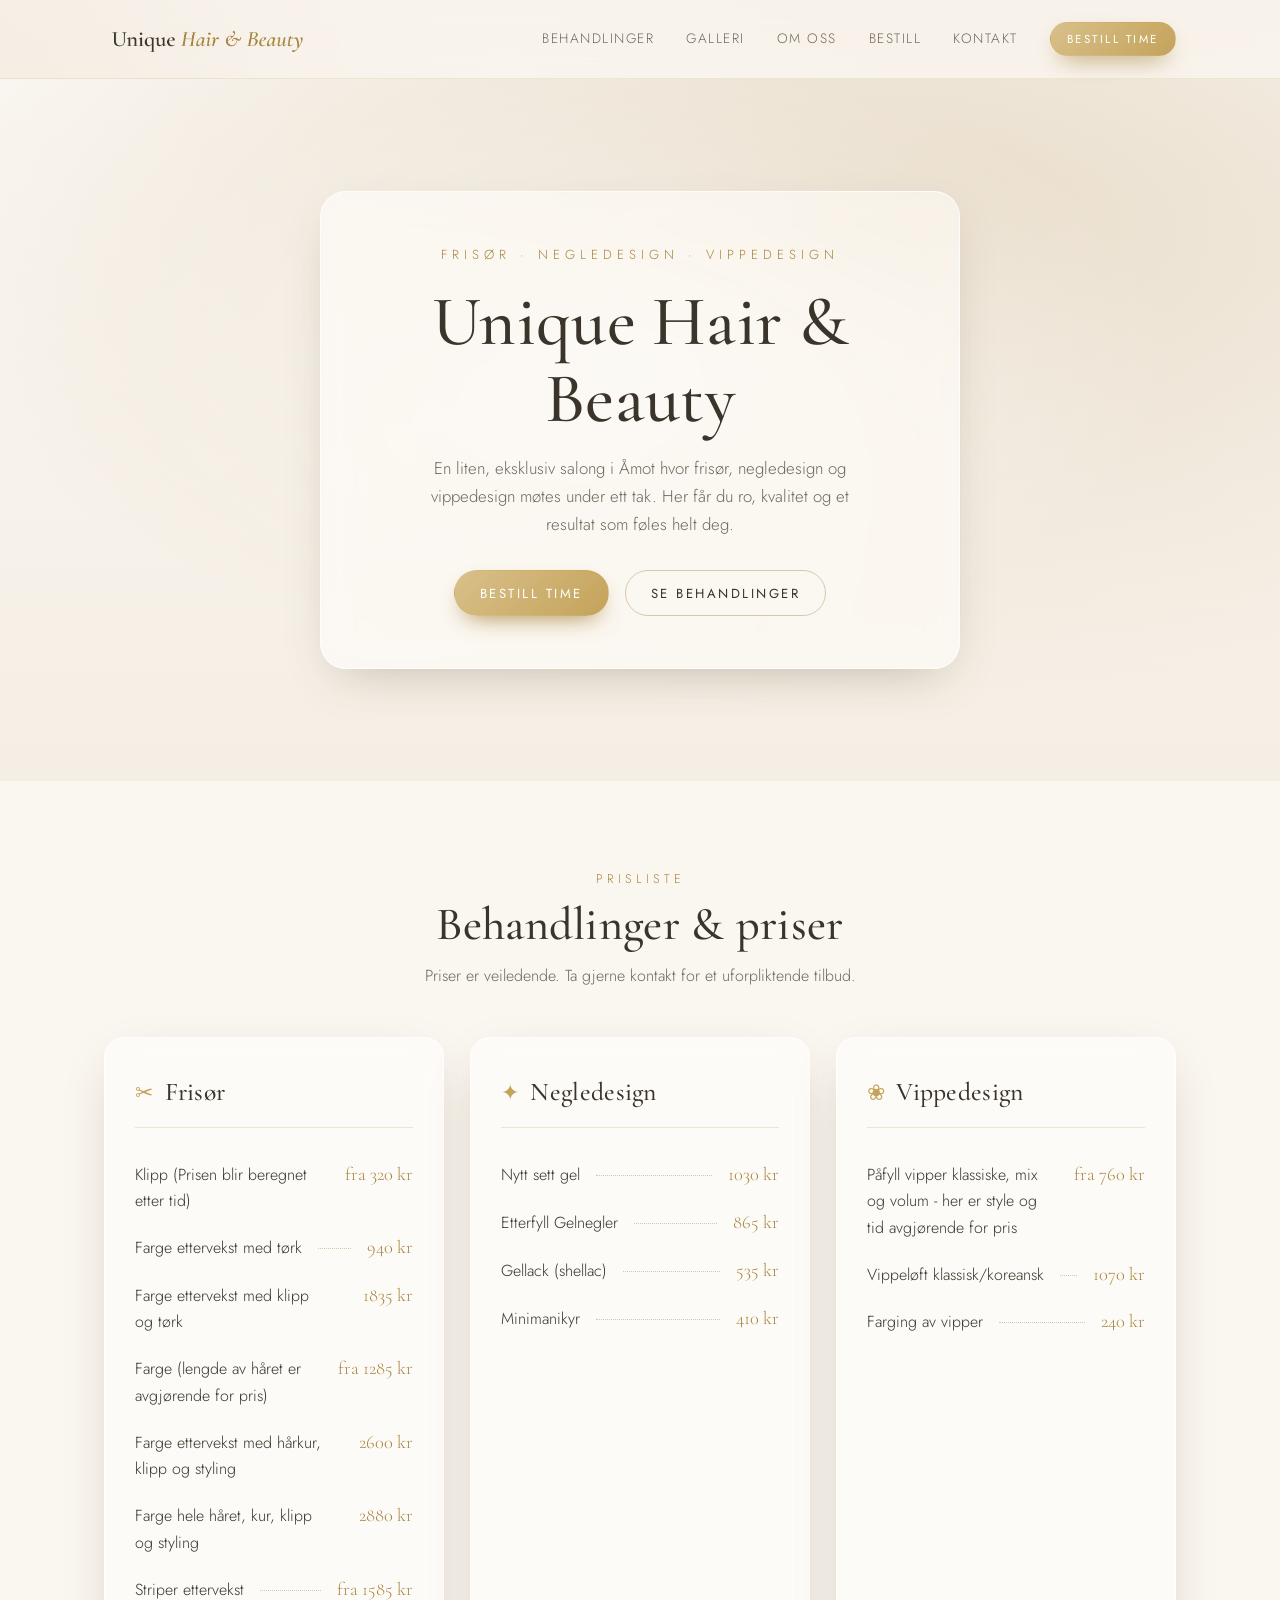
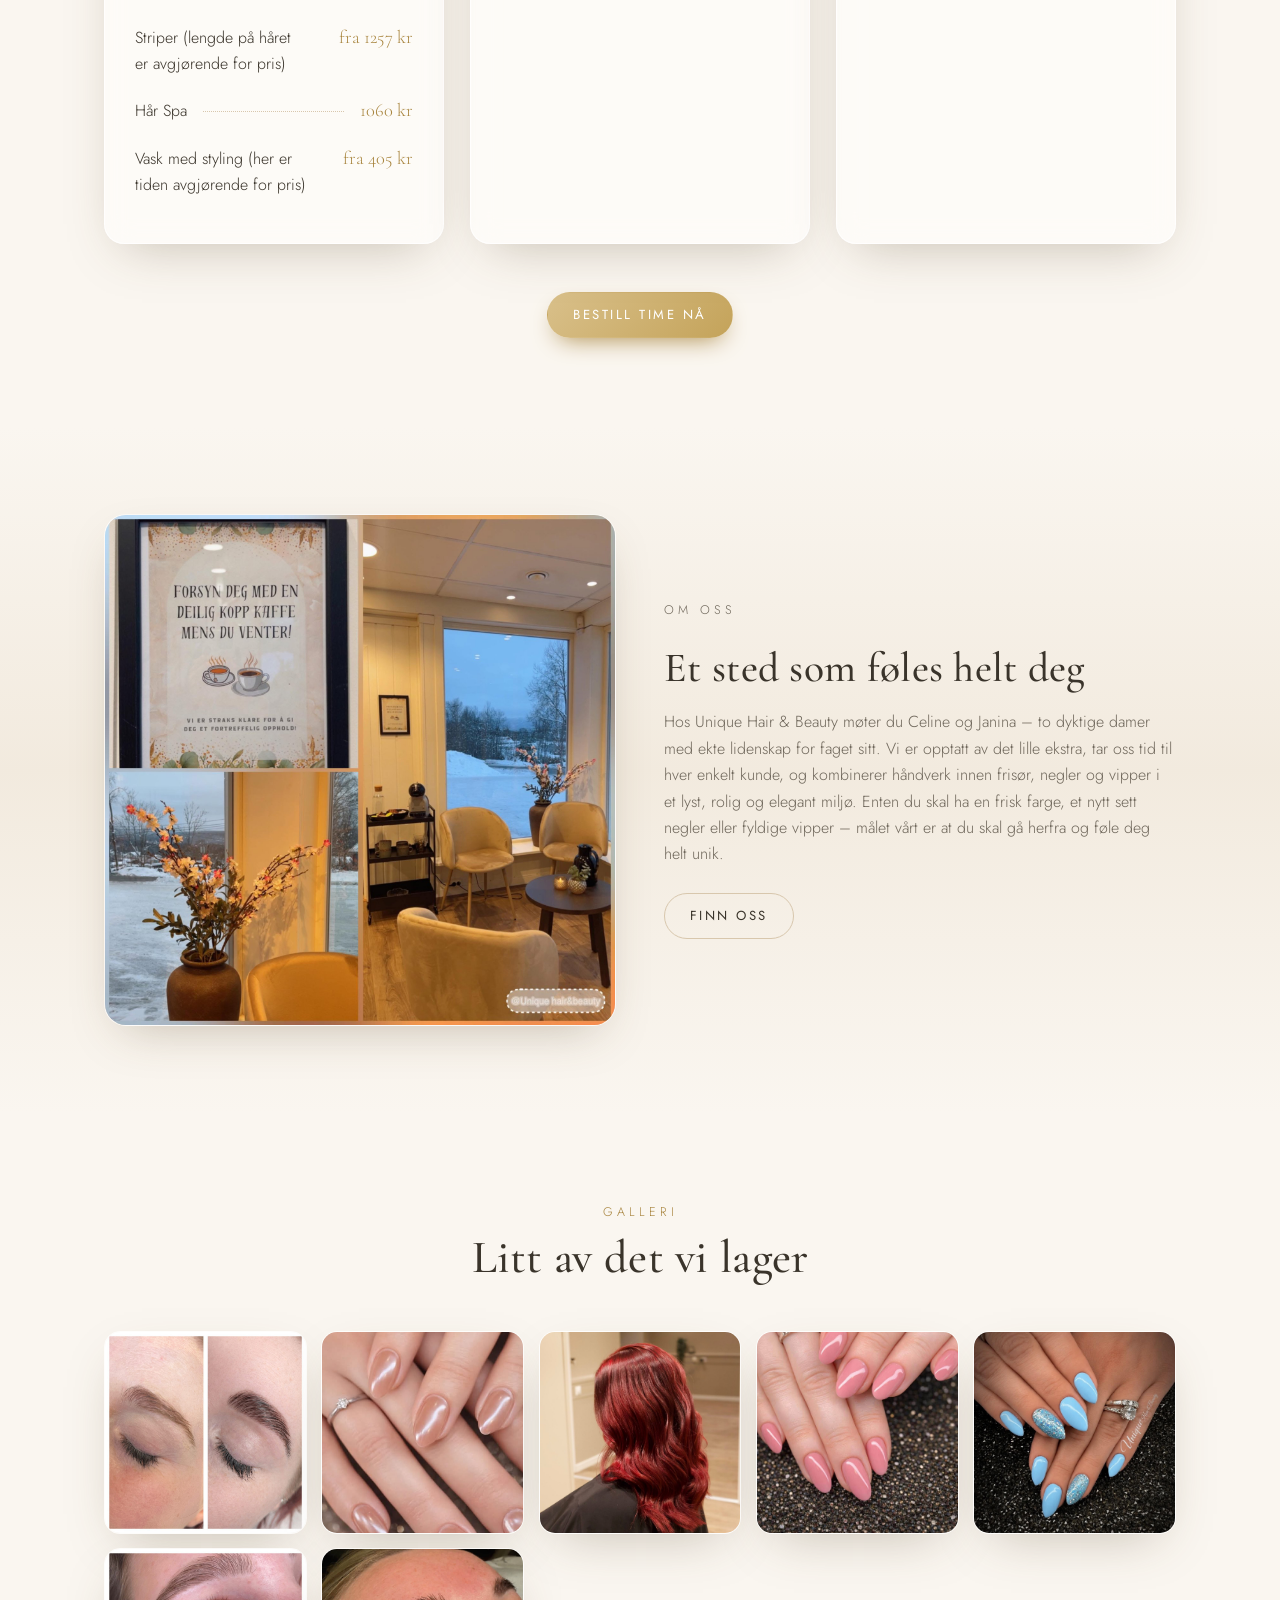
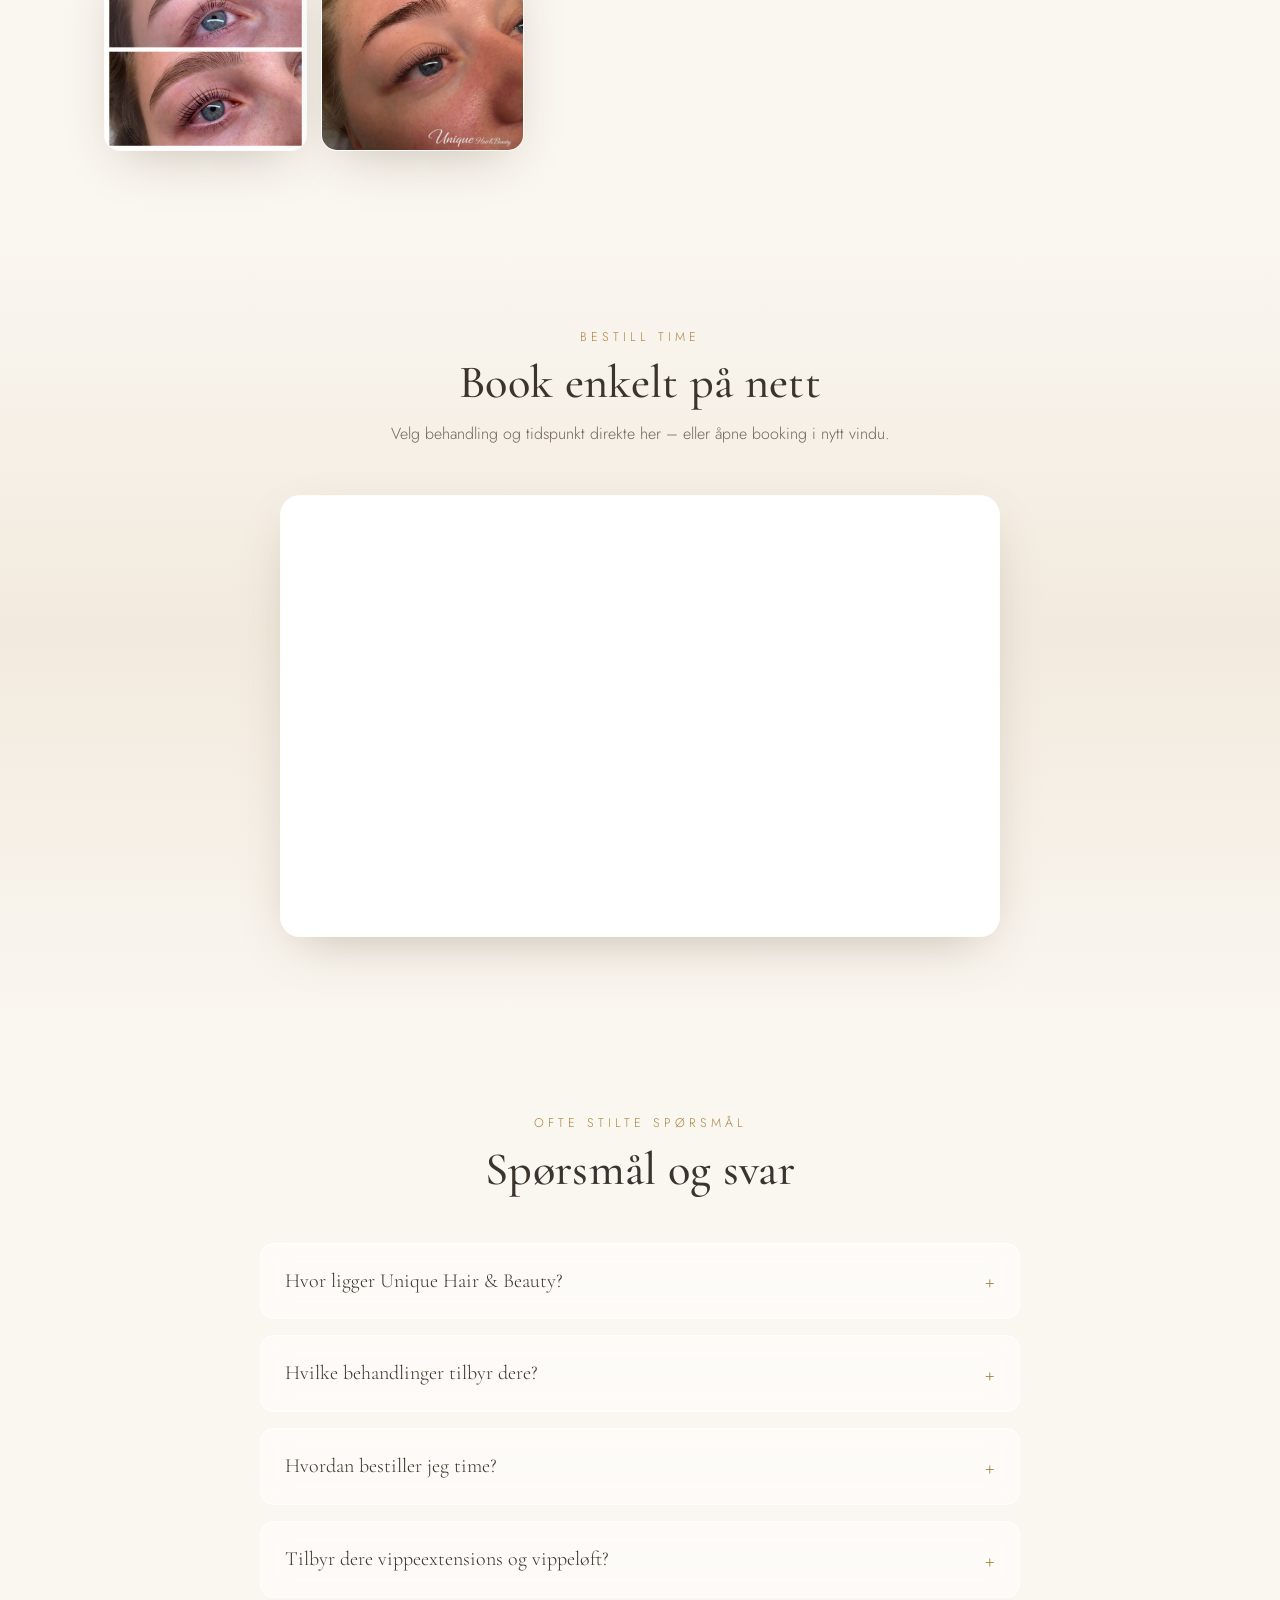
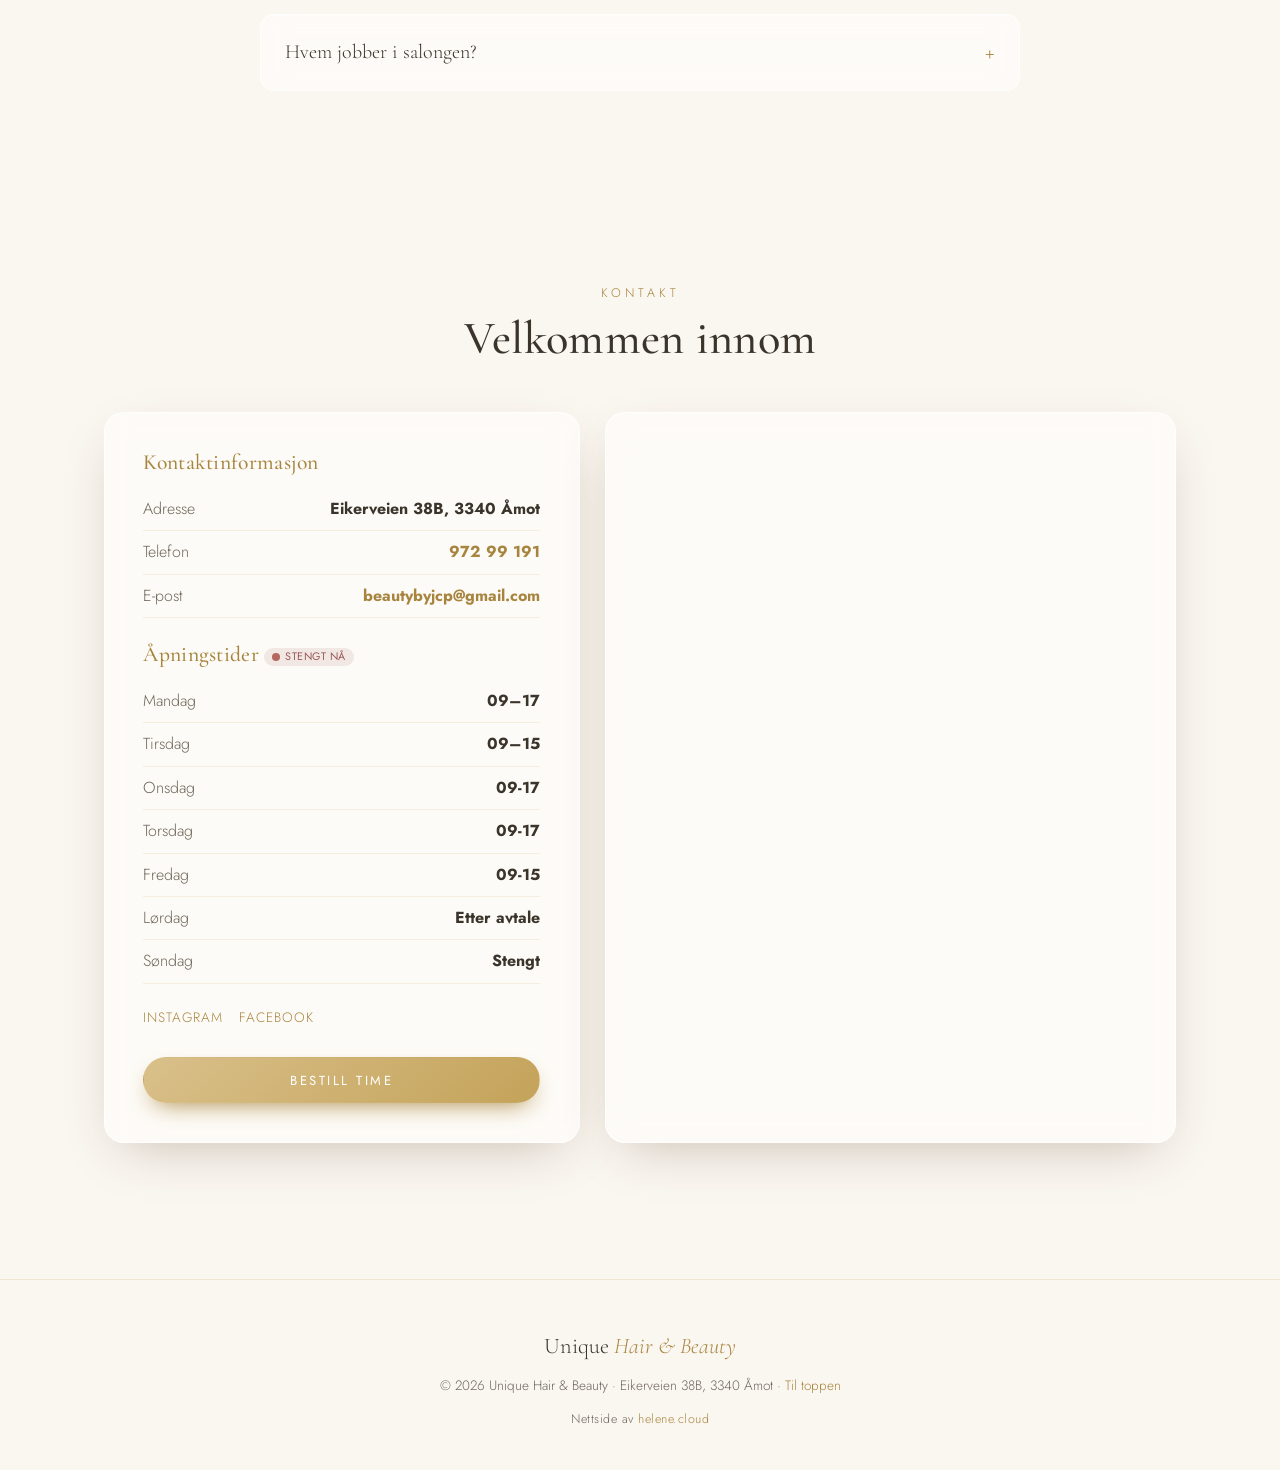
<file: index.html>
<!DOCTYPE html>
<html lang="no">
<head>
  <meta charset="UTF-8" />
  <meta name="viewport" content="width=device-width, initial-scale=1.0" />

  <!-- ===== SEO: tittel & beskrivelse ===== -->
  <title>Unique Hair &amp; Beauty – Frisør, negler og vipper i Åmot, Modum</title>
  <meta name="description" content="Unique Hair & Beauty i Åmot (Modum) tilbyr frisør, negledesign og vippedesign i et lyst, elegant miljø. Bestill time enkelt på nett hos Celine og Janina." />
  <meta name="keywords" content="frisør Åmot, frisør Modum, negledesign Åmot, vippeextensions Modum, vippeløft, neglesalong, frisørsalong Buskerud" />
  <meta name="author" content="Unique Hair & Beauty" />
  <meta name="robots" content="index, follow" />
  <meta name="theme-color" content="#c4a35a" />

  <!-- Google Search Console-verifisering -->
  <meta name="google-site-verification" content="GnMAILtJE1lwe50gWlSVCGrQprjQ1K9Lhhvmnb2xXv8" />

  <!-- Live-adresse (bytt til eget domene når det kobles på) -->
  <link rel="canonical" href="https://uniquehb.netlify.app/" />

  <!-- Geo (lokal SEO) -->
  <meta name="geo.region" content="NO" />
  <meta name="geo.placename" content="Åmot, Modum" />

  <!-- ===== Open Graph (deling på Facebook/Instagram) ===== -->
  <meta property="og:type" content="website" />
  <meta property="og:site_name" content="Unique Hair & Beauty" />
  <meta property="og:title" content="Unique Hair & Beauty – Frisør, negler og vipper i Åmot" />
  <meta property="og:description" content="Frisør · Negledesign · Vippedesign i Åmot, Modum. Bestill time enkelt på nett." />
  <meta property="og:locale" content="nb_NO" />
  <meta property="og:url" content="https://uniquehb.netlify.app/" />
  <!-- Legg gjerne til et delebilde (1200×630): assets/og-image.jpg -->
  <meta property="og:image" content="https://uniquehb.netlify.app/assets/og-image.jpg" />

  <meta name="twitter:card" content="summary_large_image" />
  <meta name="twitter:title" content="Unique Hair & Beauty – Åmot, Modum" />
  <meta name="twitter:description" content="Frisør · Negledesign · Vippedesign. Bestill time på nett." />

  <!-- ===== Fonter ===== -->
  <link rel="preconnect" href="https://fonts.googleapis.com" />
  <link rel="preconnect" href="https://fonts.gstatic.com" crossorigin />
  <link href="https://fonts.googleapis.com/css2?family=Cormorant+Garamond:ital,wght@0,400;0,500;0,600;1,400&family=Jost:wght@300;400;500&display=swap" rel="stylesheet" />

  <link rel="icon" type="image/svg+xml" href="assets/favicon.svg" />
  <link rel="apple-touch-icon" href="assets/favicon.svg" />
  <link rel="stylesheet" href="css/style.css" />

  <!-- =====================================================================
       STRUKTURERTE DATA (JSON-LD) – for Google og AI-svarmotorer (AEO).
       MERK: Hvis adresse, telefon eller åpningstider endres, oppdater også
       verdiene her (de er bevisst statiske for at søkeroboter skal lese dem).
       ===================================================================== -->
  <script type="application/ld+json">
  {
    "@context": "https://schema.org",
    "@type": ["HairSalon", "BeautySalon"],
    "name": "Unique Hair & Beauty",
    "description": "Salong i Åmot, Modum med frisør, negledesign og vippedesign.",
    "image": "https://uniquehb.netlify.app/assets/og-image.jpg",
    "url": "https://uniquehb.netlify.app/",
    "telephone": "+4797299191",
    "email": "beautybyjcp@gmail.com",
    "priceRange": "$$",
    "currenciesAccepted": "NOK",
    "address": {
      "@type": "PostalAddress",
      "streetAddress": "Eikerveien 38B",
      "postalCode": "3340",
      "addressLocality": "Åmot",
      "addressRegion": "Buskerud",
      "addressCountry": "NO"
    },
    "areaServed": { "@type": "AdministrativeArea", "name": "Modum" },
    "hasMap": "https://www.google.com/maps?q=Eikerveien+38B,+3340+Åmot",
    "sameAs": [
      "https://www.instagram.com/unique.hair.and.beauty",
      "https://www.facebook.com/profile.php?id=61584111800210"
    ],
    "openingHoursSpecification": [
      { "@type": "OpeningHoursSpecification", "dayOfWeek": ["Monday","Tuesday","Wednesday"], "opens": "10:00", "closes": "18:00" },
      { "@type": "OpeningHoursSpecification", "dayOfWeek": "Thursday", "opens": "10:00", "closes": "20:00" },
      { "@type": "OpeningHoursSpecification", "dayOfWeek": "Friday", "opens": "10:00", "closes": "16:00" }
    ],
    "makesOffer": [
      { "@type": "Offer", "itemOffered": { "@type": "Service", "name": "Frisør" } },
      { "@type": "Offer", "itemOffered": { "@type": "Service", "name": "Negledesign" } },
      { "@type": "Offer", "itemOffered": { "@type": "Service", "name": "Vippedesign" } }
    ]
  }
  </script>

  <script type="application/ld+json">
  {
    "@context": "https://schema.org",
    "@type": "FAQPage",
    "mainEntity": [
      {
        "@type": "Question",
        "name": "Hvor ligger Unique Hair & Beauty?",
        "acceptedAnswer": { "@type": "Answer", "text": "Vi holder til i Eikerveien 38B, 3340 Åmot i Modum kommune." }
      },
      {
        "@type": "Question",
        "name": "Hvilke behandlinger tilbyr dere?",
        "acceptedAnswer": { "@type": "Answer", "text": "Vi tilbyr frisør, negledesign og vippedesign – alt under ett tak." }
      },
      {
        "@type": "Question",
        "name": "Hvordan bestiller jeg time?",
        "acceptedAnswer": { "@type": "Answer", "text": "Du booker enkelt på nett via Timma-siden vår, eller ringer oss på 972 99 191." }
      },
      {
        "@type": "Question",
        "name": "Tilbyr dere vippeextensions og vippeløft?",
        "acceptedAnswer": { "@type": "Answer", "text": "Ja. Vi tilbyr både klassiske vippeextensions, volum-vipper, påfyll og vippeløft (lash lift)." }
      },
      {
        "@type": "Question",
        "name": "Hvem jobber i salongen?",
        "acceptedAnswer": { "@type": "Answer", "text": "Du møter Celine og Janina, som begge har lidenskap for frisør, negler og vipper." }
      }
    ]
  }
  </script>
</head>
<body>

  <a href="#hovedinnhold" class="skip-link">Hopp til innhold</a>

  <!-- ===================== NAVIGASJON ===================== -->
  <header class="nav" id="top">
    <div class="nav__inner">
      <a href="#top" class="nav__brand" aria-label="Unique Hair & Beauty – til toppen">
        <!-- Bytt ut med logo: <img src="assets/logo.png" alt="Unique Hair & Beauty" class="nav__logo"> -->
        <span class="nav__brand-text">Unique <em>Hair &amp; Beauty</em></span>
      </a>

      <nav class="nav__links" id="navLinks" aria-label="Hovedmeny">
        <a href="#behandlinger">Behandlinger</a>
        <a href="#galleri">Galleri</a>
        <a href="#om">Om oss</a>
        <a href="#bestill">Bestill</a>
        <a href="#kontakt">Kontakt</a>
        <a href="#" class="btn btn--gold nav__cta" data-booking>Bestill time</a>
      </nav>

      <button class="nav__toggle" id="navToggle" aria-label="Åpne meny" aria-expanded="false" aria-controls="navLinks">
        <span></span><span></span><span></span>
      </button>
    </div>
  </header>

  <main id="hovedinnhold">

    <!-- ===================== HERO ===================== -->
    <section class="hero" aria-label="Velkommen">
      <div class="hero__overlay"></div>
      <div class="hero__content frost">
        <p class="hero__eyebrow" data-slagord>Frisør · Negledesign · Vippedesign</p>
        <h1 class="hero__title" data-navn>Unique Hair &amp; Beauty</h1>
        <p class="hero__lead" data-kort>En liten, eksklusiv salong i Åmot.</p>
        <div class="hero__actions">
          <a href="#" class="btn btn--gold" data-booking>Bestill time</a>
          <a href="#behandlinger" class="btn btn--ghost">Se behandlinger</a>
        </div>
      </div>
    </section>

    <noscript>
      <div class="noscript">
        <h2>Unique Hair &amp; Beauty – Åmot, Modum</h2>
        <p>Frisør, negledesign og vippedesign hos Celine og Janina.
           Adresse: Eikerveien 38B, 3340 Åmot. Telefon: 972 99 191.
           Bestill time: <a href="https://bestill.timma.no/uniquehairandbeauty">bestill.timma.no/uniquehairandbeauty</a>.</p>
      </div>
    </noscript>

    <!-- ===================== BEHANDLINGER & PRISER ===================== -->
    <section class="section" id="behandlinger" aria-labelledby="behandlinger-tittel">
      <div class="section__head">
        <p class="eyebrow">Prisliste</p>
        <h2 id="behandlinger-tittel">Behandlinger &amp; priser</h2>
        <p class="section__sub">Priser er veiledende. Ta gjerne kontakt for et uforpliktende tilbud.</p>
      </div>

      <div class="cards" id="prisCards">
        <!-- Fylles automatisk fra content/innhold.json -->
      </div>

      <div class="section__cta">
        <a href="#" class="btn btn--gold" data-booking>Bestill time nå</a>
      </div>
    </section>

    <!-- ===================== OM OSS ===================== -->
    <section class="section section--alt" id="om" aria-labelledby="om-tittel">
      <div class="om">
        <div class="om__media frost" aria-hidden="true">
          <!-- Bytt ut med bilde av salongen: <img src="assets/salong.jpg" alt="Interiør hos Unique Hair & Beauty i Åmot"> -->
          <span class="om__placeholder">Bilde av salongen</span>
        </div>
        <div class="om__text">
          <p class="eyebrow">Om oss</p>
          <h2 id="om-tittel">Et sted som føles helt deg</h2>
          <p data-omoss></p>
          <a href="#kontakt" class="btn btn--ghost">Finn oss</a>
        </div>
      </div>
    </section>

    <!-- ===================== GALLERI ===================== -->
    <section class="section" id="galleri" aria-labelledby="galleri-tittel" hidden>
      <div class="section__head">
        <p class="eyebrow">Galleri</p>
        <h2 id="galleri-tittel">Litt av det vi lager</h2>
      </div>
      <div class="galleri" id="galleriGrid"></div>
    </section>

    <!-- ===================== BESTILL (inline Timma) ===================== -->
    <section class="section section--alt" id="bestill" aria-labelledby="bestill-tittel">
      <div class="section__head">
        <p class="eyebrow">Bestill time</p>
        <h2 id="bestill-tittel">Book enkelt på nett</h2>
        <p class="section__sub">Velg behandling og tidspunkt direkte her – eller <a href="#" data-booking>åpne booking i nytt vindu</a>.</p>
      </div>
      <div class="booking-embed frost" id="bookingEmbed"></div>
    </section>

    <!-- ===================== FAQ (bra for AEO/AI-svarmotorer) ===================== -->
    <section class="section" id="faq" aria-labelledby="faq-tittel">
      <div class="section__head">
        <p class="eyebrow">Ofte stilte spørsmål</p>
        <h2 id="faq-tittel">Spørsmål og svar</h2>
      </div>
      <div class="faq">
        <details class="faq__item">
          <summary>Hvor ligger Unique Hair &amp; Beauty?</summary>
          <p>Vi holder til i Eikerveien 38B, 3340 Åmot i Modum kommune.</p>
        </details>
        <details class="faq__item">
          <summary>Hvilke behandlinger tilbyr dere?</summary>
          <p>Vi tilbyr frisør, negledesign og vippedesign – alt under ett tak.</p>
        </details>
        <details class="faq__item">
          <summary>Hvordan bestiller jeg time?</summary>
          <p>Du booker enkelt på nett via <a href="#" data-booking>Timma-siden vår</a>, eller ringer oss på 972 99 191.</p>
        </details>
        <details class="faq__item">
          <summary>Tilbyr dere vippeextensions og vippeløft?</summary>
          <p>Ja. Vi tilbyr både klassiske vippeextensions, volum-vipper, påfyll og vippeløft (lash lift).</p>
        </details>
        <details class="faq__item">
          <summary>Hvem jobber i salongen?</summary>
          <p>Du møter Celine og Janina, som begge har lidenskap for frisør, negler og vipper.</p>
        </details>
      </div>
    </section>

    <!-- ===================== KONTAKT ===================== -->
    <section class="section" id="kontakt" aria-labelledby="kontakt-tittel">
      <div class="section__head">
        <p class="eyebrow">Kontakt</p>
        <h2 id="kontakt-tittel">Velkommen innom</h2>
      </div>

      <div class="kontakt">
        <div class="kontakt__info frost">
          <h3>Kontaktinformasjon</h3>
          <ul class="kontakt__list">
            <li><span>Adresse</span><strong data-adresse>Åmot</strong></li>
            <li><span>Telefon</span><strong><a data-tel href="#">—</a></strong></li>
            <li><span>E-post</span><strong><a data-epost href="#">—</a></strong></li>
          </ul>

          <h3>Åpningstider <span id="aapentNaa" class="status-badge"></span></h3>
          <ul class="kontakt__hours" id="apningstider"></ul>

          <div class="kontakt__social" id="social"></div>

          <a href="#" class="btn btn--gold kontakt__book" data-booking>Bestill time</a>
        </div>

        <div class="kontakt__map frost">
          <!-- Google Maps: oppdateres automatisk fra adressen i content/innhold.json -->
          <iframe
            title="Kart til Unique Hair & Beauty i Åmot"
            src="https://www.google.com/maps?q=Eikerveien%2038B,%203340%20%C3%85mot&output=embed"
            loading="lazy"
            referrerpolicy="no-referrer-when-downgrade"></iframe>
        </div>
      </div>
    </section>

  </main>

  <!-- ===================== FOOTER ===================== -->
  <footer class="footer">
    <p class="footer__brand">Unique <em>Hair &amp; Beauty</em></p>
    <p class="footer__small">© <span id="year"></span> Unique Hair &amp; Beauty · Eikerveien 38B, 3340 Åmot ·
      <a href="#top">Til toppen</a></p>
    <p class="footer__credit">Nettside av <a href="https://helene.cloud" target="_blank" rel="noopener">helene.cloud</a></p>
  </footer>

  <script src="js/data.js"></script>
  <script src="js/main.js"></script>
</body>
</html>
</file>
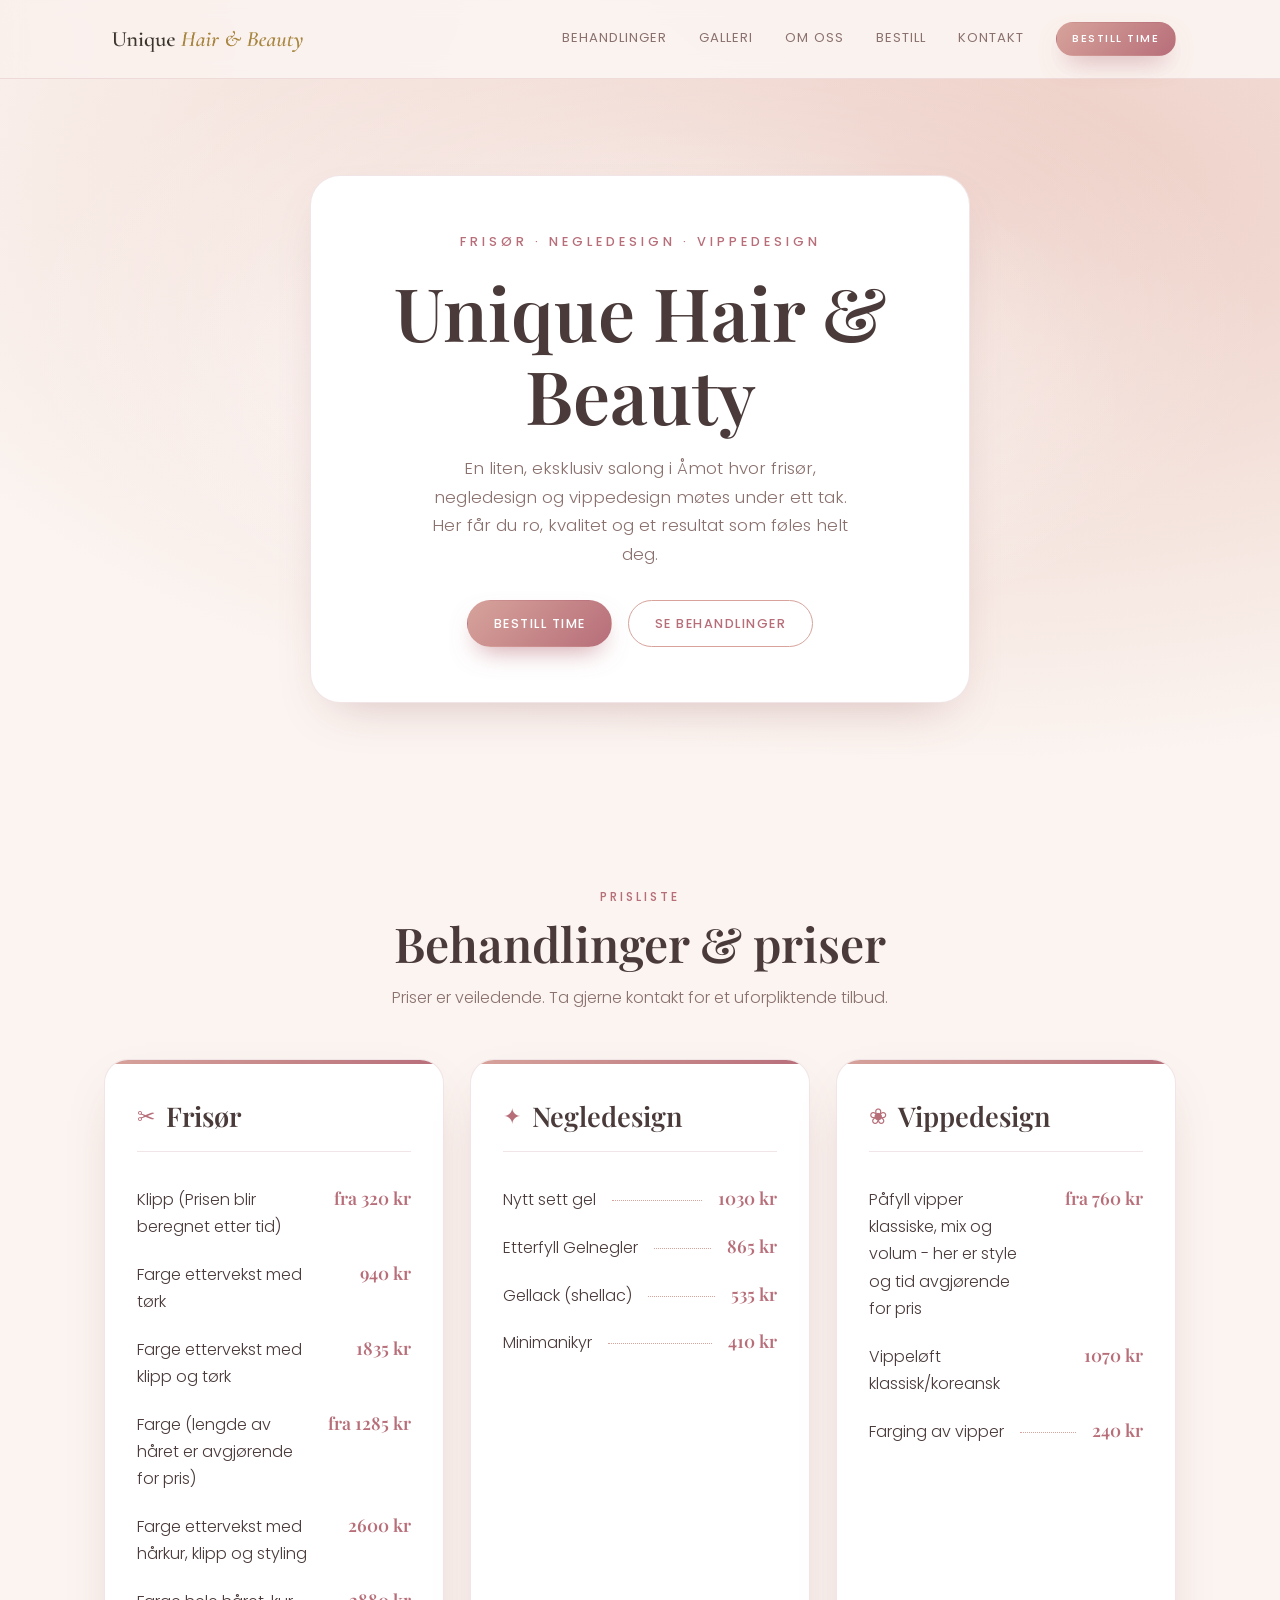
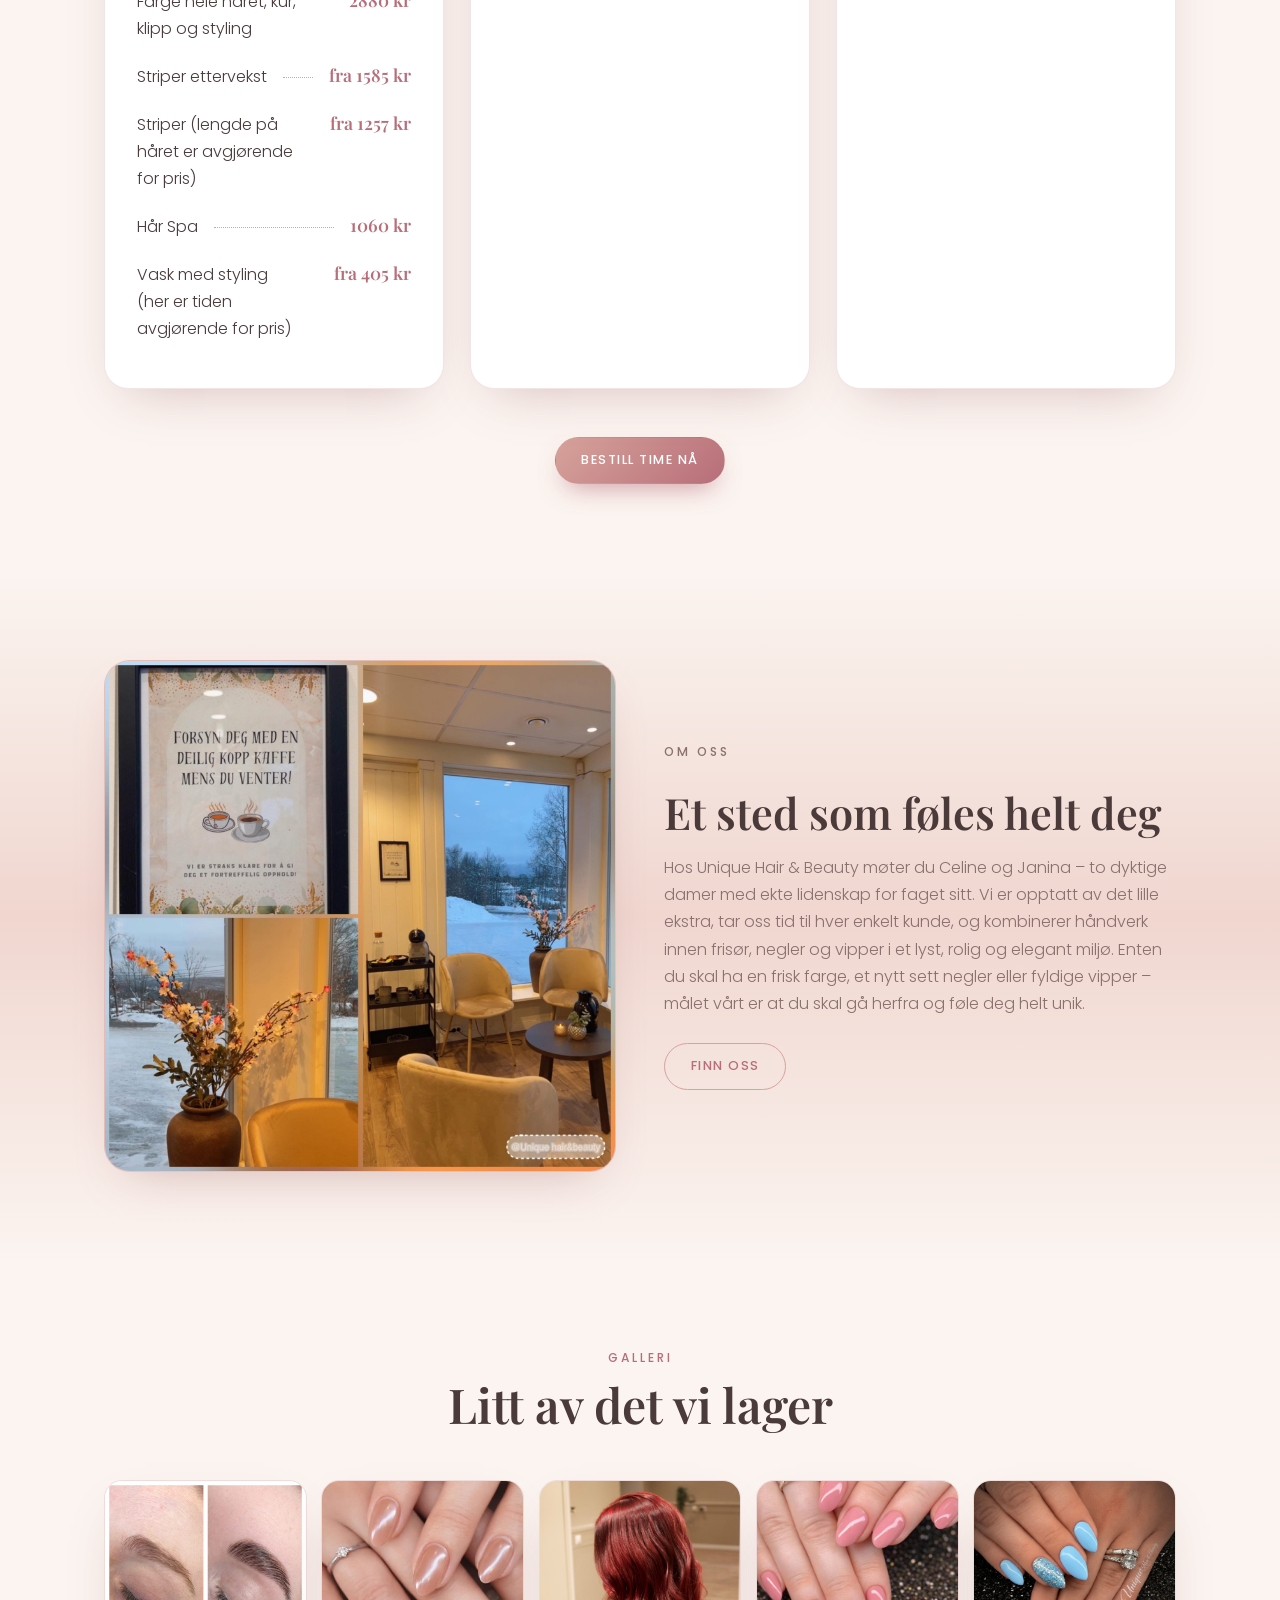
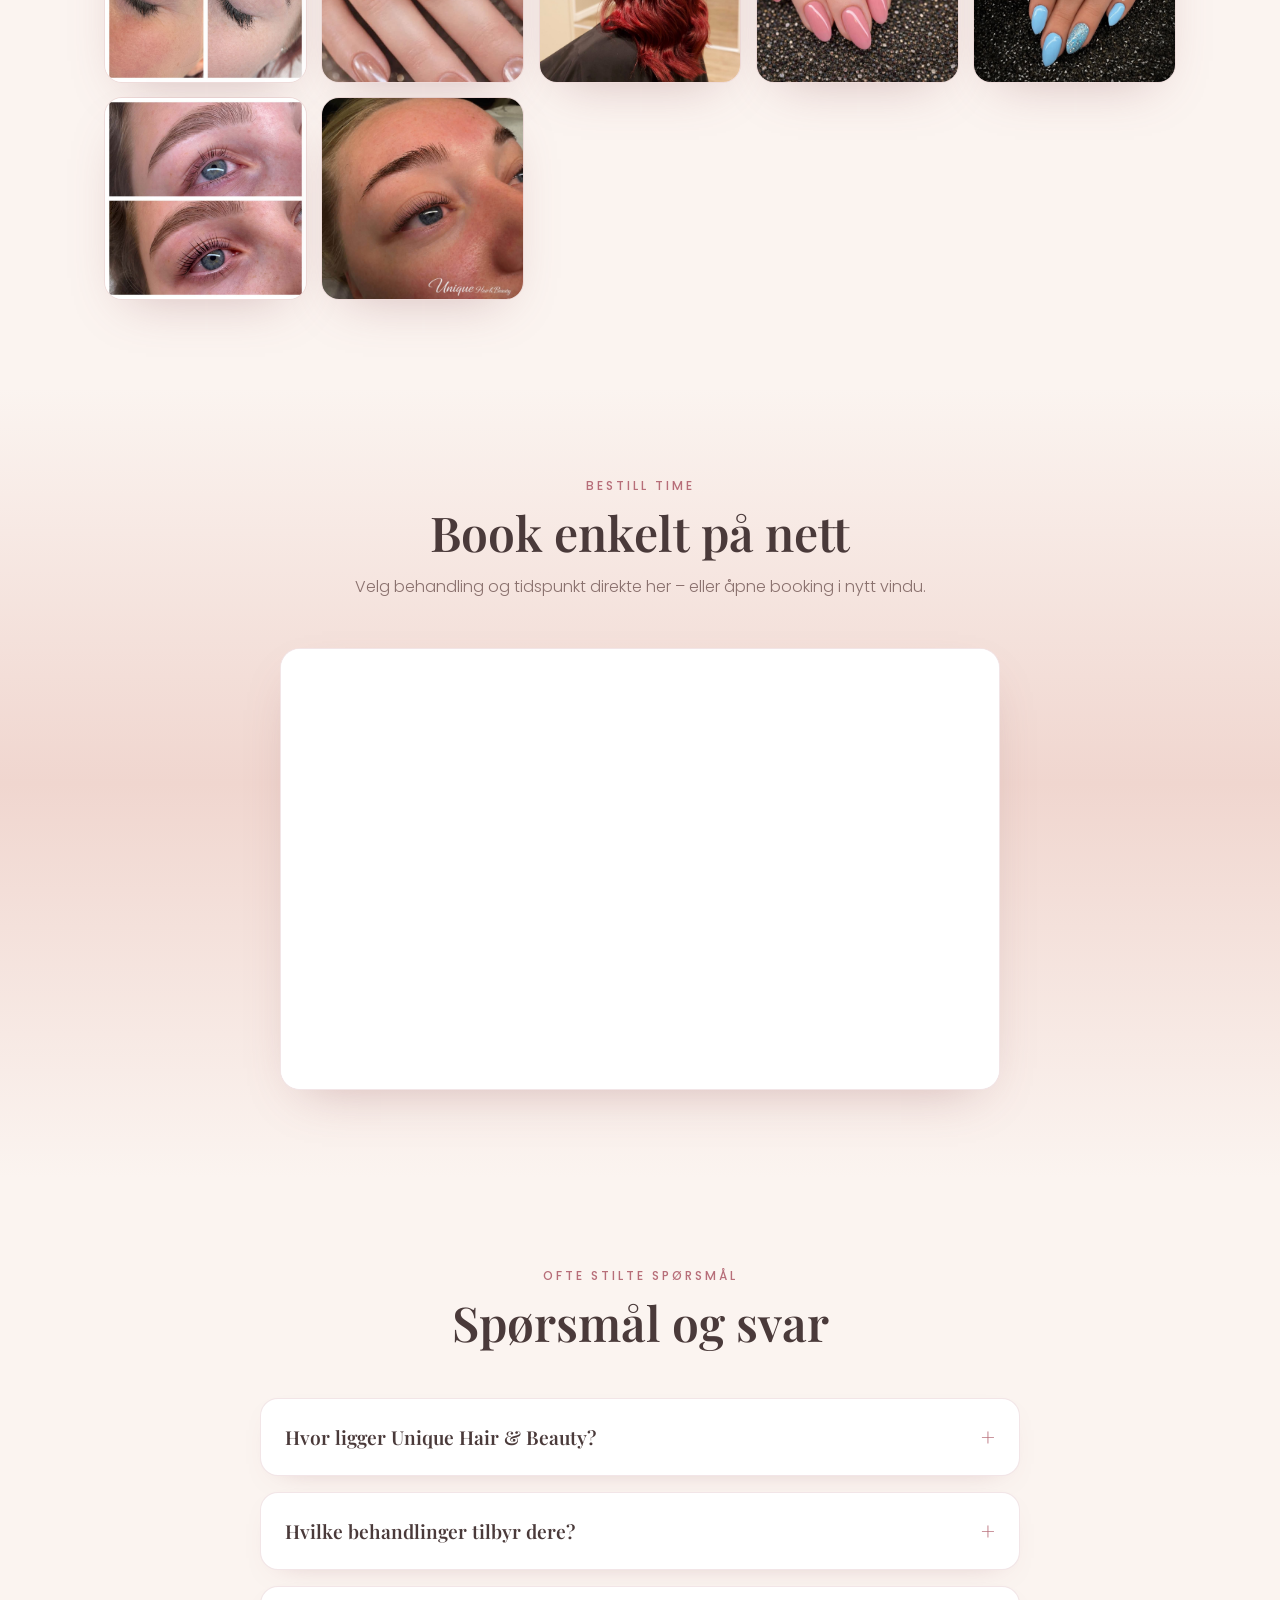
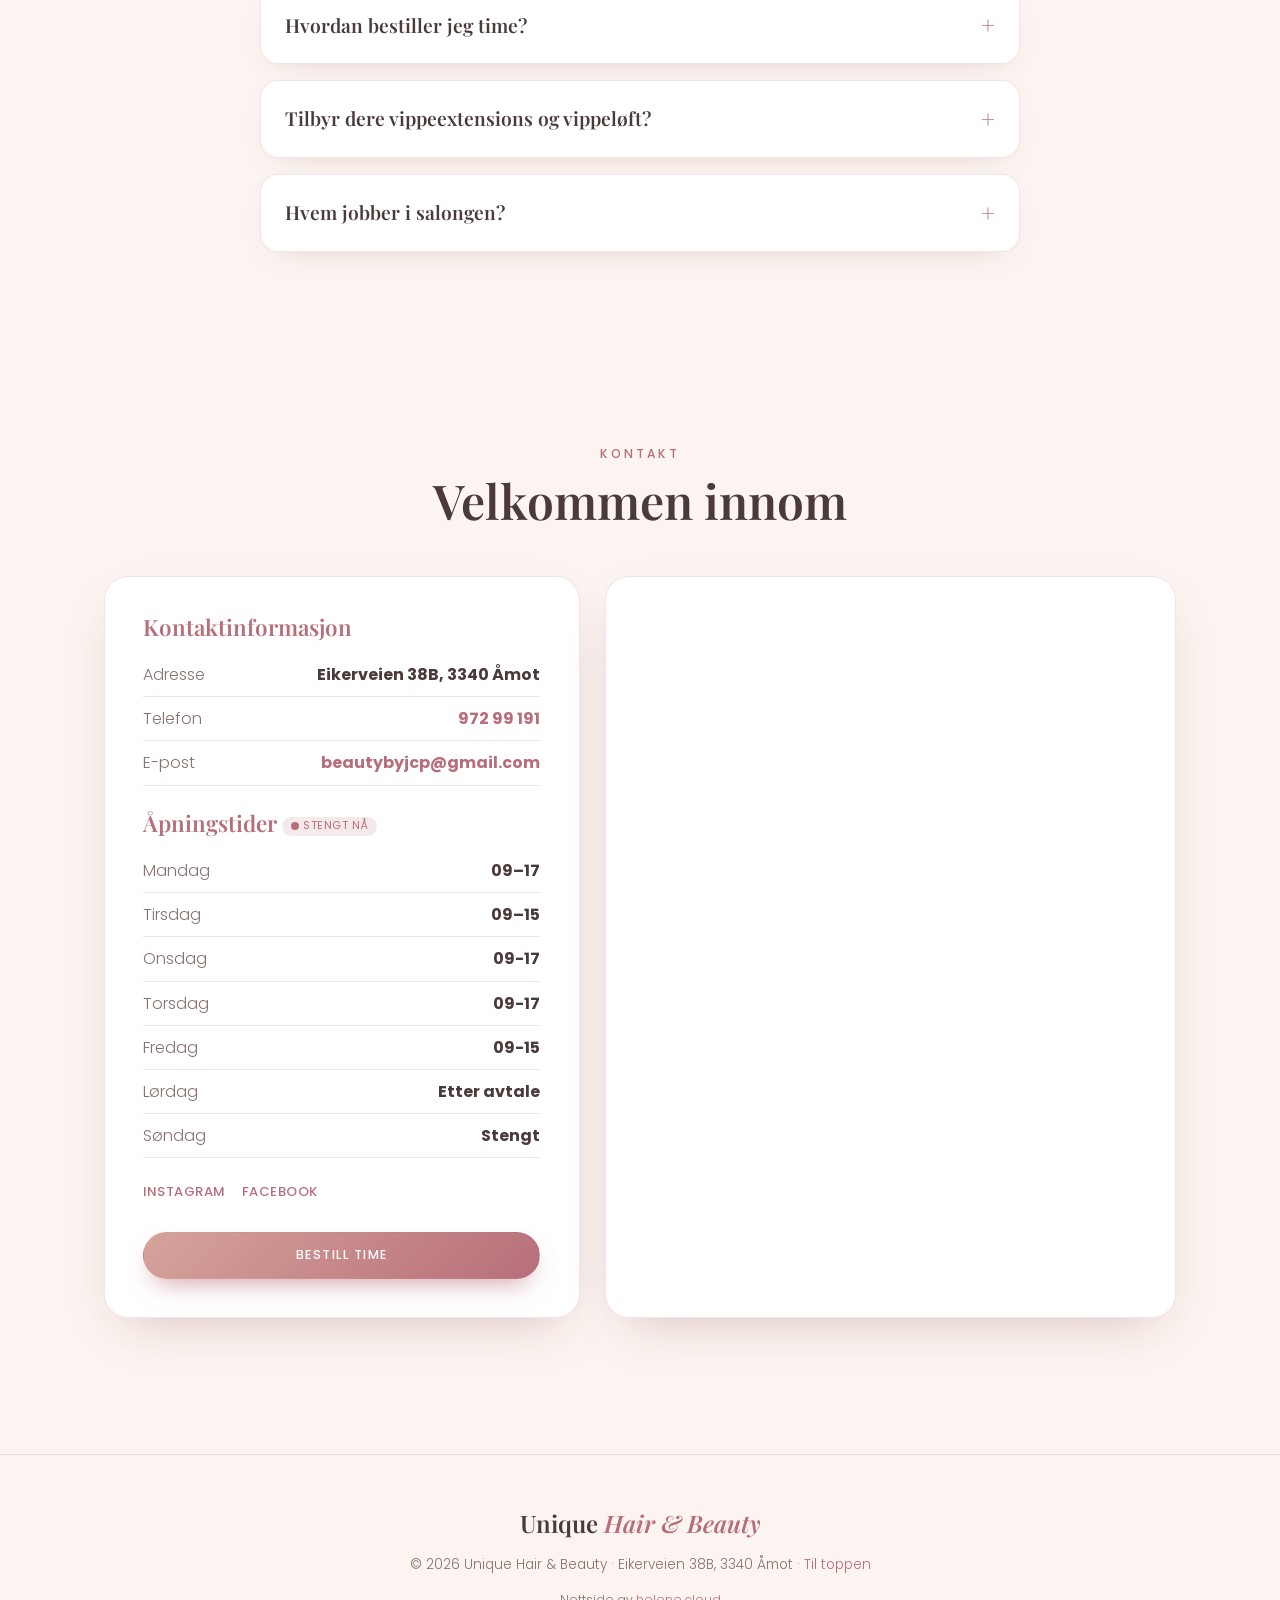
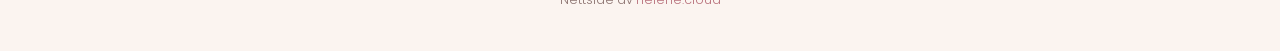
<file: design2.html>
<!DOCTYPE html>
<html lang="no">
<head>
  <meta charset="UTF-8" />
  <meta name="viewport" content="width=device-width, initial-scale=1.0" />
  <title>Unique Hair &amp; Beauty – Designforslag 2 (Blush &amp; Rose-gold)</title>
  <meta name="description" content="Designforslag 2 for Unique Hair & Beauty – varm, romantisk stil i blush og rose-gull." />
  <meta name="robots" content="noindex" />
  <meta name="theme-color" content="#b76e79" />

  <!-- Fonter: Playfair Display + Poppins -->
  <link rel="preconnect" href="https://fonts.googleapis.com" />
  <link rel="preconnect" href="https://fonts.gstatic.com" crossorigin />
  <link href="https://fonts.googleapis.com/css2?family=Playfair+Display:ital,wght@0,500;0,600;0,700;1,500&family=Poppins:wght@300;400;500&display=swap" rel="stylesheet" />

  <link rel="icon" type="image/svg+xml" href="assets/favicon.svg" />
  <link rel="stylesheet" href="css/style-blush.css" />
</head>
<body>

  <a href="#hovedinnhold" class="skip-link">Hopp til innhold</a>

  <!-- ===================== NAVIGASJON ===================== -->
  <header class="nav" id="top">
    <div class="nav__inner">
      <a href="#top" class="nav__brand" aria-label="Unique Hair & Beauty – til toppen">
        <span class="nav__brand-text">Unique <em>Hair &amp; Beauty</em></span>
      </a>

      <nav class="nav__links" id="navLinks" aria-label="Hovedmeny">
        <a href="#behandlinger">Behandlinger</a>
        <a href="#galleri">Galleri</a>
        <a href="#om">Om oss</a>
        <a href="#bestill">Bestill</a>
        <a href="#kontakt">Kontakt</a>
        <a href="#" class="btn btn--gold nav__cta" data-booking>Bestill time</a>
      </nav>

      <button class="nav__toggle" id="navToggle" aria-label="Åpne meny" aria-expanded="false" aria-controls="navLinks">
        <span></span><span></span><span></span>
      </button>
    </div>
  </header>

  <main id="hovedinnhold">

    <!-- ===================== HERO ===================== -->
    <section class="hero" aria-label="Velkommen">
      <div class="hero__overlay"></div>
      <div class="hero__content frost">
        <p class="hero__eyebrow" data-slagord>Frisør · Negledesign · Vippedesign</p>
        <h1 class="hero__title" data-navn>Unique Hair &amp; Beauty</h1>
        <p class="hero__lead" data-kort>En liten, eksklusiv salong i Åmot.</p>
        <div class="hero__actions">
          <a href="#" class="btn btn--gold" data-booking>Bestill time</a>
          <a href="#behandlinger" class="btn btn--ghost">Se behandlinger</a>
        </div>
      </div>
    </section>

    <!-- ===================== BEHANDLINGER & PRISER ===================== -->
    <section class="section" id="behandlinger" aria-labelledby="behandlinger-tittel">
      <div class="section__head">
        <p class="eyebrow">Prisliste</p>
        <h2 id="behandlinger-tittel">Behandlinger &amp; priser</h2>
        <p class="section__sub">Priser er veiledende. Ta gjerne kontakt for et uforpliktende tilbud.</p>
      </div>

      <div class="cards" id="prisCards"></div>

      <div class="section__cta">
        <a href="#" class="btn btn--gold" data-booking>Bestill time nå</a>
      </div>
    </section>

    <!-- ===================== OM OSS ===================== -->
    <section class="section section--alt" id="om" aria-labelledby="om-tittel">
      <div class="om">
        <div class="om__media frost" aria-hidden="true">
          <span class="om__placeholder">Bilde av salongen</span>
        </div>
        <div class="om__text">
          <p class="eyebrow">Om oss</p>
          <h2 id="om-tittel">Et sted som føles helt deg</h2>
          <p data-omoss></p>
          <a href="#kontakt" class="btn btn--ghost">Finn oss</a>
        </div>
      </div>
    </section>

    <!-- ===================== GALLERI ===================== -->
    <section class="section" id="galleri" aria-labelledby="galleri-tittel" hidden>
      <div class="section__head">
        <p class="eyebrow">Galleri</p>
        <h2 id="galleri-tittel">Litt av det vi lager</h2>
      </div>
      <div class="galleri" id="galleriGrid"></div>
    </section>

    <!-- ===================== BESTILL (inline Timma) ===================== -->
    <section class="section section--alt" id="bestill" aria-labelledby="bestill-tittel">
      <div class="section__head">
        <p class="eyebrow">Bestill time</p>
        <h2 id="bestill-tittel">Book enkelt på nett</h2>
        <p class="section__sub">Velg behandling og tidspunkt direkte her – eller <a href="#" data-booking>åpne booking i nytt vindu</a>.</p>
      </div>
      <div class="booking-embed frost" id="bookingEmbed"></div>
    </section>

    <!-- ===================== FAQ ===================== -->
    <section class="section" id="faq" aria-labelledby="faq-tittel">
      <div class="section__head">
        <p class="eyebrow">Ofte stilte spørsmål</p>
        <h2 id="faq-tittel">Spørsmål og svar</h2>
      </div>
      <div class="faq">
        <details class="faq__item">
          <summary>Hvor ligger Unique Hair &amp; Beauty?</summary>
          <p>Vi holder til i Eikerveien 38B, 3340 Åmot i Modum kommune.</p>
        </details>
        <details class="faq__item">
          <summary>Hvilke behandlinger tilbyr dere?</summary>
          <p>Vi tilbyr frisør, negledesign og vippedesign – alt under ett tak.</p>
        </details>
        <details class="faq__item">
          <summary>Hvordan bestiller jeg time?</summary>
          <p>Du booker enkelt på nett via <a href="#" data-booking>Timma-siden vår</a>, eller ringer oss på 972 99 191.</p>
        </details>
        <details class="faq__item">
          <summary>Tilbyr dere vippeextensions og vippeløft?</summary>
          <p>Ja. Vi tilbyr både klassiske vippeextensions, volum-vipper, påfyll og vippeløft (lash lift).</p>
        </details>
        <details class="faq__item">
          <summary>Hvem jobber i salongen?</summary>
          <p>Du møter Celine og Janina, som begge har lidenskap for frisør, negler og vipper.</p>
        </details>
      </div>
    </section>

    <!-- ===================== KONTAKT ===================== -->
    <section class="section" id="kontakt" aria-labelledby="kontakt-tittel">
      <div class="section__head">
        <p class="eyebrow">Kontakt</p>
        <h2 id="kontakt-tittel">Velkommen innom</h2>
      </div>

      <div class="kontakt">
        <div class="kontakt__info frost">
          <h3>Kontaktinformasjon</h3>
          <ul class="kontakt__list">
            <li><span>Adresse</span><strong data-adresse>Åmot</strong></li>
            <li><span>Telefon</span><strong><a data-tel href="#">—</a></strong></li>
            <li><span>E-post</span><strong><a data-epost href="#">—</a></strong></li>
          </ul>

          <h3>Åpningstider <span id="aapentNaa" class="status-badge"></span></h3>
          <ul class="kontakt__hours" id="apningstider"></ul>

          <div class="kontakt__social" id="social"></div>

          <a href="#" class="btn btn--gold kontakt__book" data-booking>Bestill time</a>
        </div>

        <div class="kontakt__map frost">
          <iframe
            title="Kart til Unique Hair & Beauty i Åmot"
            src="https://www.google.com/maps?q=Eikerveien%2038B,%203340%20%C3%85mot&output=embed"
            loading="lazy"
            referrerpolicy="no-referrer-when-downgrade"></iframe>
        </div>
      </div>
    </section>

  </main>

  <!-- ===================== FOOTER ===================== -->
  <footer class="footer">
    <p class="footer__brand">Unique <em>Hair &amp; Beauty</em></p>
    <p class="footer__small">© <span id="year"></span> Unique Hair &amp; Beauty · Eikerveien 38B, 3340 Åmot ·
      <a href="#top">Til toppen</a></p>
    <p class="footer__credit">Nettside av <a href="https://helene.cloud" target="_blank" rel="noopener">helene.cloud</a></p>
  </footer>

  <script src="js/data.js"></script>
  <script src="js/main.js"></script>
</body>
</html>
</file>
<file: css/style.css>
/* ============================================================
   UNIQUE HAIR & BEAUTY – STIL
   Palett: hvit · beige · frost (frostet glass) · gulldetaljer
   ============================================================ */

:root {
  --white:      #ffffff;
  --cream:      #faf6f0;   /* svært lys beige bakgrunn */
  --beige:      #efe6d8;
  --beige-deep: #e3d4bd;
  --sand:       #d8c7ad;
  --gold:       #c4a35a;
  --gold-soft:  #d9c08a;
  --gold-deep:  #a8853f;
  --ink:        #3a342b;   /* myk mørk brun-grå tekst */
  --ink-soft:   #6f675b;
  --frost-bg:   rgba(255, 255, 255, 0.55);
  --frost-brd:  rgba(255, 255, 255, 0.75);
  --shadow:     0 18px 50px -20px rgba(90, 70, 40, 0.35);

  --serif: "Cormorant Garamond", Georgia, serif;
  --sans:  "Jost", "Helvetica Neue", Arial, sans-serif;

  --maxw: 1120px;
}

* { box-sizing: border-box; margin: 0; padding: 0; }

html { scroll-behavior: smooth; }

body {
  font-family: var(--sans);
  font-weight: 300;
  color: var(--ink);
  line-height: 1.65;
  background:
    radial-gradient(120% 90% at 80% -10%, var(--beige) 0%, transparent 55%),
    radial-gradient(110% 80% at -10% 10%, var(--beige-deep) 0%, transparent 45%),
    var(--cream);
  background-attachment: fixed;
  -webkit-font-smoothing: antialiased;
}

h1, h2, h3 { font-family: var(--serif); font-weight: 500; line-height: 1.1; letter-spacing: .3px; }
em { font-style: italic; }
a { color: inherit; text-decoration: none; }

/* ---- Hopp til innhold (tilgjengelighet) ---- */
.skip-link {
  position: absolute; left: 50%; top: -60px; transform: translateX(-50%);
  z-index: 100; padding: .7em 1.4em; border-radius: 0 0 12px 12px;
  background: var(--gold); color: #fff; font-size: .85rem; letter-spacing: 1px;
  transition: top .2s ease;
}
.skip-link:focus { top: 0; }

/* ---- Synlig fokus for tastaturbrukere ---- */
:focus-visible { outline: 2px solid var(--gold-deep); outline-offset: 3px; border-radius: 4px; }

/* ---- noscript-fallback ---- */
.noscript { max-width: 700px; margin: 2rem auto; padding: 1.5rem; text-align: center; }
.noscript a { color: var(--gold-deep); }

/* ---- Frostet glass ---- */
.frost {
  background: var(--frost-bg);
  -webkit-backdrop-filter: blur(14px) saturate(140%);
  backdrop-filter: blur(14px) saturate(140%);
  border: 1px solid var(--frost-brd);
  box-shadow: var(--shadow);
}

/* ---- Knapper ---- */
.btn {
  display: inline-flex;
  align-items: center;
  justify-content: center;
  gap: .5em;
  padding: .85em 1.9em;
  font-family: var(--sans);
  font-size: .82rem;
  font-weight: 400;
  letter-spacing: 2.5px;
  text-transform: uppercase;
  border-radius: 999px;
  cursor: pointer;
  transition: transform .25s ease, box-shadow .25s ease, background .25s ease, color .25s ease;
  border: 1px solid transparent;
  white-space: nowrap;
}
.btn--gold {
  background: linear-gradient(135deg, var(--gold-soft), var(--gold));
  color: #fff;
  box-shadow: 0 10px 24px -10px var(--gold-deep);
}
.btn--gold:hover { transform: translateY(-2px); box-shadow: 0 16px 30px -12px var(--gold-deep); }
.btn--ghost {
  background: transparent;
  color: var(--ink);
  border-color: var(--sand);
}
.btn--ghost:hover { background: var(--white); border-color: var(--gold); color: var(--gold-deep); }

/* ---- Felles seksjoner ---- */
.eyebrow {
  font-size: .78rem;
  letter-spacing: 4px;
  text-transform: uppercase;
  color: var(--gold-deep);
  margin-bottom: .6rem;
}
.section { max-width: var(--maxw); margin: 0 auto; padding: 5.5rem 1.5rem; }
.section--alt { max-width: none; background: linear-gradient(180deg, transparent, rgba(227,212,189,.35), transparent); }
.section__head { text-align: center; max-width: 620px; margin: 0 auto 3rem; }
.section__head h2 { font-size: clamp(2rem, 4vw, 2.9rem); }
.section__sub { color: var(--ink-soft); margin-top: .8rem; }
.section__cta { text-align: center; margin-top: 3rem; }

/* ===================== NAV ===================== */
.nav {
  position: sticky; top: 0; z-index: 50;
  background: rgba(250, 246, 240, 0.7);
  -webkit-backdrop-filter: blur(12px);
  backdrop-filter: blur(12px);
  border-bottom: 1px solid rgba(196,163,90,.18);
}
.nav__inner {
  max-width: var(--maxw); margin: 0 auto;
  display: flex; align-items: center; justify-content: space-between;
  padding: 1rem 1.5rem;
}
.nav__brand-text { font-family: var(--serif); font-size: 1.5rem; letter-spacing: 1px; }
.nav__brand-text em { color: var(--gold-deep); }
.nav__logo { height: 46px; width: auto; display: block; }
.nav__links { display: flex; align-items: center; gap: 2rem; }
.nav__links a:not(.btn) {
  font-size: .85rem; letter-spacing: 1.5px; text-transform: uppercase;
  color: var(--ink-soft); position: relative; padding-bottom: 2px;
}
.nav__links a:not(.btn)::after {
  content: ""; position: absolute; left: 0; bottom: -2px; height: 1px; width: 0;
  background: var(--gold); transition: width .3s ease;
}
.nav__links a:not(.btn):hover { color: var(--ink); }
.nav__links a:not(.btn):hover::after { width: 100%; }
.nav__cta { padding: .6em 1.4em; font-size: .72rem; }

.nav__toggle { display: none; background: none; border: 0; cursor: pointer; padding: 8px; }
.nav__toggle span { display: block; width: 24px; height: 2px; background: var(--ink); margin: 5px 0; transition: .3s; }

/* ===================== HERO ===================== */
.hero {
  position: relative; min-height: 78vh;
  display: flex; align-items: center; justify-content: center;
  padding: 4rem 1.5rem;
  background:
    linear-gradient(180deg, rgba(255,255,255,.2), rgba(239,230,216,.5)),
    radial-gradient(80% 70% at 70% 20%, var(--beige-deep), transparent),
    var(--cream);
  overflow: hidden;
}
.hero__overlay {
  position: absolute; inset: 0;
  background: radial-gradient(60% 60% at 50% 40%, rgba(255,255,255,.5), transparent 70%);
  pointer-events: none;
}
.hero__content { position: relative; text-align: center; padding: 3.2rem 2.6rem; border-radius: 26px; max-width: 640px; }
.hero__eyebrow { font-size: .82rem; letter-spacing: 5px; text-transform: uppercase; color: var(--gold-deep); margin-bottom: 1.1rem; }
.hero__title { font-size: clamp(2.6rem, 7vw, 4.4rem); }
.hero__lead { color: var(--ink-soft); margin: 1.1rem auto 2rem; max-width: 440px; font-size: 1.05rem; }
.hero__actions { display: flex; gap: 1rem; justify-content: center; flex-wrap: wrap; }

/* ===================== KORT / PRISER ===================== */
.cards { display: grid; grid-template-columns: repeat(auto-fit, minmax(280px, 1fr)); gap: 1.6rem; }
.card {
  background: var(--frost-bg);
  -webkit-backdrop-filter: blur(14px) saturate(140%);
  backdrop-filter: blur(14px) saturate(140%);
  border: 1px solid var(--frost-brd);
  box-shadow: var(--shadow);
  border-radius: 20px; padding: 2.2rem 1.9rem;
  transition: transform .3s ease;
}
.card:hover { transform: translateY(-4px); }
.card__head { display: flex; align-items: center; gap: .7rem; margin-bottom: 1.4rem; padding-bottom: 1rem; border-bottom: 1px solid rgba(196,163,90,.25); }
.card__icon { font-size: 1.4rem; color: var(--gold); }
.card__title { font-size: 1.6rem; }
.price { display: flex; justify-content: space-between; align-items: baseline; gap: 1rem; padding: .55rem 0; }
.price__name { color: var(--ink); }
.price__dots { flex: 1; border-bottom: 1px dotted var(--sand); transform: translateY(-4px); }
.price__amount { font-family: var(--serif); font-size: 1.15rem; color: var(--gold-deep); white-space: nowrap; }

/* ===================== OM OSS ===================== */
.om {
  max-width: var(--maxw); margin: 0 auto; padding: 0 1.5rem;
  display: grid; grid-template-columns: 1fr 1fr; gap: 3rem; align-items: center;
}
.om__media {
  border-radius: 22px; min-height: 360px;
  display: flex; align-items: center; justify-content: center;
  background:
    linear-gradient(135deg, rgba(255,255,255,.5), rgba(216,199,173,.4)),
    var(--beige);
  overflow: hidden;
}
.om__media img { width: 100%; height: 100%; object-fit: cover; }
.om__placeholder { color: var(--ink-soft); font-style: italic; letter-spacing: 1px; }
.om__text h2 { font-size: clamp(1.9rem, 3.5vw, 2.6rem); margin: .3rem 0 1.1rem; }
.om__text p { color: var(--ink-soft); margin-bottom: 1.6rem; }

/* ===================== KONTAKT ===================== */
.kontakt { max-width: var(--maxw); margin: 0 auto; display: grid; grid-template-columns: 1fr 1.2fr; gap: 1.6rem; }
.kontakt__info { border-radius: 20px; padding: 2.4rem; }
.kontakt__info h3 { font-size: 1.35rem; margin: 1.6rem 0 .8rem; color: var(--gold-deep); }
.kontakt__info h3:first-child { margin-top: 0; }
.kontakt__list li, .kontakt__hours li {
  display: flex; justify-content: space-between; gap: 1rem;
  padding: .5rem 0; border-bottom: 1px solid rgba(196,163,90,.15);
}
.kontakt__list span, .kontakt__hours span { color: var(--ink-soft); }
.kontakt__list a { color: var(--gold-deep); }
.kontakt__social { display: flex; gap: 1rem; margin-top: 1.4rem; }
.kontakt__social a { color: var(--gold-deep); font-size: .85rem; letter-spacing: 1px; text-transform: uppercase; }
.kontakt__book { margin-top: 1.8rem; width: 100%; }
.kontakt__map { border-radius: 20px; overflow: hidden; min-height: 420px; }
.kontakt__map iframe { width: 100%; height: 100%; min-height: 420px; border: 0; display: block; }

/* ===================== FAQ ===================== */
.faq { max-width: 760px; margin: 0 auto; }
.faq__item {
  background: var(--frost-bg);
  -webkit-backdrop-filter: blur(14px) saturate(140%);
  backdrop-filter: blur(14px) saturate(140%);
  border: 1px solid var(--frost-brd);
  border-radius: 14px; margin-bottom: 1rem; overflow: hidden;
}
.faq__item summary {
  cursor: pointer; list-style: none; padding: 1.1rem 1.5rem;
  font-family: var(--serif); font-size: 1.25rem; color: var(--ink);
  display: flex; justify-content: space-between; align-items: center; gap: 1rem;
}
.faq__item summary::-webkit-details-marker { display: none; }
.faq__item summary::after { content: "+"; color: var(--gold-deep); font-size: 1.5rem; transition: transform .25s ease; }
.faq__item[open] summary::after { transform: rotate(45deg); }
.faq__item p { padding: 0 1.5rem 1.3rem; color: var(--ink-soft); margin: 0; }

/* ===================== GALLERI ===================== */
.galleri { display: grid; grid-template-columns: repeat(auto-fill, minmax(180px, 1fr)); gap: .9rem; max-width: var(--maxw); margin: 0 auto; }
.galleri__item { display: block; aspect-ratio: 1 / 1; border-radius: 16px; overflow: hidden; border: 1px solid var(--frost-brd); box-shadow: var(--shadow); }
.galleri__item img { width: 100%; height: 100%; object-fit: cover; transition: transform .4s ease; }
.galleri__item:hover img { transform: scale(1.06); }

/* ===================== INLINE BOOKING ===================== */
.booking-embed { max-width: 720px; margin: 0 auto; border-radius: 20px; overflow: hidden; min-height: 360px; }
.booking-embed iframe { width: 100%; height: 440px; border: 0; display: block; background: #fff; }

/* ===================== ÅPENT NÅ-BADGE ===================== */
.status-badge { display: inline-flex; align-items: center; gap: .45em; font-family: var(--sans); font-size: .68rem; font-weight: 400; letter-spacing: .5px; text-transform: uppercase; padding: .28em .75em; border-radius: 999px; vertical-align: middle; }
.status-badge .status-dot { width: 8px; height: 8px; border-radius: 50%; display: inline-block; }
.status-badge.is-open { background: rgba(54, 163, 90, .14); color: #2f7a44; }
.status-badge.is-open .status-dot { background: #36a35a; box-shadow: 0 0 0 3px rgba(54, 163, 90, .2); }
.status-badge.is-closed { background: rgba(150, 90, 90, .12); color: #9a5a5a; }
.status-badge.is-closed .status-dot { background: #b5675f; }

/* ===================== FOOTER ===================== */
.footer { text-align: center; padding: 3rem 1.5rem 2.5rem; border-top: 1px solid rgba(196,163,90,.2); margin-top: 3rem; }
.footer__brand { font-family: var(--serif); font-size: 1.4rem; }
.footer__brand em { color: var(--gold-deep); }
.footer__small { color: var(--ink-soft); font-size: .85rem; margin-top: .6rem; }
.footer__small a { color: var(--gold-deep); }
.footer__credit { font-size: .78rem; color: var(--ink-soft); margin-top: .8rem; letter-spacing: .5px; }
.footer__credit a { color: var(--gold-deep); }

/* ---- Redusert bevegelse (tilgjengelighet) ---- */
@media (prefers-reduced-motion: reduce) {
  * { animation-duration: .001ms !important; transition-duration: .001ms !important; scroll-behavior: auto !important; }
}

/* ===================== RESPONSIV ===================== */
@media (max-width: 820px) {
  .nav__toggle { display: block; }
  .nav__links {
    position: absolute; top: 100%; right: 0; left: 0;
    flex-direction: column; align-items: stretch; gap: 0;
    background: rgba(250,246,240,.97);
    -webkit-backdrop-filter: blur(12px); backdrop-filter: blur(12px);
    padding: 1rem 1.5rem 1.5rem;
    border-bottom: 1px solid rgba(196,163,90,.2);
    transform: translateY(-12px); opacity: 0; pointer-events: none; transition: .25s;
  }
  .nav__links.open { transform: translateY(0); opacity: 1; pointer-events: auto; }
  .nav__links a:not(.btn) { padding: .9rem 0; border-bottom: 1px solid rgba(196,163,90,.12); }
  .nav__cta { margin-top: .8rem; text-align: center; }
  .om { grid-template-columns: 1fr; }
  .kontakt { grid-template-columns: 1fr; }
}
</file>
<file: css/style-blush.css>
/* ============================================================
   UNIQUE HAIR & BEAUTY – DESIGNFORSLAG 2 «Blush & Rose-gold»
   Stemning: varm, romantisk, feminin.
   Palett: blush/rosé · varm krem · rose-gull · myk plomme-tekst
   Fonter: Playfair Display (overskrift) + Poppins (brødtekst)
   Bruker samme HTML-struktur som forslag 1 – kun nytt uttrykk.
   ============================================================ */

:root {
  --cream:      #fbf4f0;
  --blush:      #f5e3dc;
  --blush-deep: #ecccc3;
  --rose:       #b76e79;   /* rose-gull, dyp */
  --rose-soft:  #d7a39b;
  --rose-pale:  #f0d6cf;
  --gold:       #cba76a;
  --ink:        #4a3a3a;   /* varm dyp plomme-brun */
  --ink-soft:   #8a716e;
  --card:       #ffffff;
  --line:       rgba(183, 110, 121, 0.18);
  --shadow:     0 20px 50px -24px rgba(150, 90, 95, 0.40);

  --serif: "Playfair Display", Georgia, serif;
  --sans:  "Poppins", "Helvetica Neue", Arial, sans-serif;

  --maxw: 1120px;
}

* { box-sizing: border-box; margin: 0; padding: 0; }
html { scroll-behavior: smooth; }

body {
  font-family: var(--sans);
  font-weight: 300;
  color: var(--ink);
  line-height: 1.7;
  background:
    radial-gradient(120% 90% at 85% -10%, var(--blush) 0%, transparent 55%),
    radial-gradient(110% 80% at -10% 5%, var(--rose-pale) 0%, transparent 50%),
    var(--cream);
  background-attachment: fixed;
  -webkit-font-smoothing: antialiased;
}

h1, h2, h3 { font-family: var(--serif); font-weight: 600; line-height: 1.12; }
em { font-style: italic; color: var(--rose); }
a { color: inherit; text-decoration: none; }

/* ---- Hopp til innhold ---- */
.skip-link {
  position: absolute; left: 50%; top: -60px; transform: translateX(-50%);
  z-index: 100; padding: .7em 1.4em; border-radius: 0 0 14px 14px;
  background: var(--rose); color: #fff; font-size: .85rem; letter-spacing: .5px;
  transition: top .2s ease;
}
.skip-link:focus { top: 0; }
:focus-visible { outline: 2px solid var(--rose); outline-offset: 3px; border-radius: 6px; }
.noscript { max-width: 700px; margin: 2rem auto; padding: 1.5rem; text-align: center; }
.noscript a { color: var(--rose); }

/* ---- "Kort"-flate (erstatter frost-effekten med myk, solid flate) ---- */
.frost {
  background: var(--card);
  border: 1px solid var(--line);
  box-shadow: var(--shadow);
}

/* ---- Knapper ---- */
.btn {
  display: inline-flex; align-items: center; justify-content: center; gap: .5em;
  padding: .9em 2em; font-family: var(--sans); font-size: .8rem; font-weight: 500;
  letter-spacing: 1.5px; text-transform: uppercase; border-radius: 999px;
  cursor: pointer; border: 1px solid transparent;
  transition: transform .25s ease, box-shadow .25s ease, background .25s ease, color .25s ease;
  white-space: nowrap;
}
.btn--gold {
  background: linear-gradient(135deg, var(--rose-soft), var(--rose));
  color: #fff; box-shadow: 0 12px 26px -10px rgba(183, 110, 121, 0.7);
}
.btn--gold:hover { transform: translateY(-2px); box-shadow: 0 18px 32px -12px rgba(183, 110, 121, 0.8); }
.btn--ghost { background: transparent; color: var(--rose); border-color: var(--rose-soft); }
.btn--ghost:hover { background: var(--rose); color: #fff; border-color: var(--rose); }

/* ---- Seksjoner ---- */
.eyebrow { font-size: .76rem; letter-spacing: 3px; text-transform: uppercase; color: var(--rose); margin-bottom: .6rem; font-weight: 500; }
.section { max-width: var(--maxw); margin: 0 auto; padding: 5.5rem 1.5rem; }
.section--alt { max-width: none; background: linear-gradient(180deg, transparent, var(--rose-pale), transparent); }
.section__head { text-align: center; max-width: 620px; margin: 0 auto 3rem; }
.section__head h2 { font-size: clamp(2rem, 4vw, 3rem); }
.section__sub { color: var(--ink-soft); margin-top: .8rem; }
.section__cta { text-align: center; margin-top: 3rem; }

/* ---- NAV ---- */
.nav {
  position: sticky; top: 0; z-index: 50;
  background: rgba(251, 244, 240, 0.85);
  -webkit-backdrop-filter: blur(10px); backdrop-filter: blur(10px);
  border-bottom: 1px solid var(--line);
}
.nav__inner { max-width: var(--maxw); margin: 0 auto; display: flex; align-items: center; justify-content: space-between; padding: 1rem 1.5rem; }
.nav__brand-text { font-family: var(--serif); font-size: 1.55rem; font-weight: 600; }
.nav__brand-text em { color: var(--rose); }
.nav__logo { height: 46px; width: auto; display: block; }
.nav__links { display: flex; align-items: center; gap: 2rem; }
.nav__links a:not(.btn) { font-size: .82rem; letter-spacing: 1px; text-transform: uppercase; color: var(--ink-soft); position: relative; padding-bottom: 2px; font-weight: 400; }
.nav__links a:not(.btn)::after { content: ""; position: absolute; left: 0; bottom: -2px; height: 1px; width: 0; background: var(--rose); transition: width .3s ease; }
.nav__links a:not(.btn):hover { color: var(--rose); }
.nav__links a:not(.btn):hover::after { width: 100%; }
.nav__cta { padding: .6em 1.4em; font-size: .7rem; }
.nav__toggle { display: none; background: none; border: 0; cursor: pointer; padding: 8px; }
.nav__toggle span { display: block; width: 24px; height: 2px; background: var(--ink); margin: 5px 0; transition: .3s; }

/* ---- HERO ---- */
.hero {
  position: relative; min-height: 80vh; display: flex; align-items: center; justify-content: center;
  padding: 4rem 1.5rem; overflow: hidden;
  background:
    radial-gradient(70% 65% at 50% 35%, rgba(255,255,255,.6), transparent 70%),
    radial-gradient(90% 80% at 75% 15%, var(--blush-deep), transparent),
    var(--cream);
}
.hero__overlay { position: absolute; inset: 0; background: radial-gradient(55% 55% at 50% 45%, rgba(255,255,255,.45), transparent 70%); pointer-events: none; }
.hero__content { position: relative; text-align: center; padding: 3.4rem 2.8rem; border-radius: 30px; max-width: 660px; }
.hero__eyebrow { font-size: .8rem; letter-spacing: 4px; text-transform: uppercase; color: var(--rose); margin-bottom: 1.1rem; font-weight: 500; }
.hero__title { font-size: clamp(2.6rem, 7vw, 4.6rem); }
.hero__lead { color: var(--ink-soft); margin: 1.2rem auto 2rem; max-width: 440px; font-size: 1.05rem; }
.hero__actions { display: flex; gap: 1rem; justify-content: center; flex-wrap: wrap; }

/* ---- KORT / PRISER ---- */
.cards { display: grid; grid-template-columns: repeat(auto-fit, minmax(280px, 1fr)); gap: 1.6rem; }
.card {
  background: var(--card); border: 1px solid var(--line); box-shadow: var(--shadow);
  border-radius: 24px; padding: 2.3rem 2rem; position: relative; overflow: hidden;
  transition: transform .3s ease, box-shadow .3s ease;
}
.card::before { content: ""; position: absolute; top: 0; left: 0; right: 0; height: 4px; background: linear-gradient(90deg, var(--rose-soft), var(--rose)); }
.card:hover { transform: translateY(-5px); box-shadow: 0 26px 56px -22px rgba(150, 90, 95, 0.5); }
.card__head { display: flex; align-items: center; gap: .7rem; margin-bottom: 1.4rem; padding-bottom: 1rem; border-bottom: 1px solid var(--line); }
.card__icon { font-size: 1.4rem; color: var(--rose); }
.card__title { font-size: 1.7rem; }
.price { display: flex; justify-content: space-between; align-items: baseline; gap: 1rem; padding: .55rem 0; }
.price__name { color: var(--ink); }
.price__dots { flex: 1; border-bottom: 1px dotted var(--rose-soft); transform: translateY(-4px); }
.price__amount { font-family: var(--serif); font-weight: 600; font-size: 1.1rem; color: var(--rose); white-space: nowrap; }

/* ---- OM OSS ---- */
.om { max-width: var(--maxw); margin: 0 auto; padding: 0 1.5rem; display: grid; grid-template-columns: 1fr 1fr; gap: 3rem; align-items: center; }
.om__media { border-radius: 26px; min-height: 360px; display: flex; align-items: center; justify-content: center; background: linear-gradient(135deg, var(--rose-pale), var(--blush-deep)); overflow: hidden; }
.om__media img { width: 100%; height: 100%; object-fit: cover; }
.om__placeholder { color: var(--ink-soft); font-style: italic; letter-spacing: .5px; }
.om__text h2 { font-size: clamp(1.9rem, 3.5vw, 2.7rem); margin: .3rem 0 1.1rem; }
.om__text p { color: var(--ink-soft); margin-bottom: 1.6rem; }

/* ---- FAQ ---- */
.faq { max-width: 760px; margin: 0 auto; }
.faq__item { background: var(--card); border: 1px solid var(--line); border-radius: 18px; margin-bottom: 1rem; overflow: hidden; box-shadow: 0 10px 30px -22px rgba(150,90,95,.5); }
.faq__item summary { cursor: pointer; list-style: none; padding: 1.1rem 1.5rem; font-family: var(--serif); font-weight: 600; font-size: 1.2rem; color: var(--ink); display: flex; justify-content: space-between; align-items: center; gap: 1rem; }
.faq__item summary::-webkit-details-marker { display: none; }
.faq__item summary::after { content: "+"; color: var(--rose); font-size: 1.5rem; transition: transform .25s ease; }
.faq__item[open] summary::after { transform: rotate(45deg); }
.faq__item p { padding: 0 1.5rem 1.3rem; color: var(--ink-soft); margin: 0; }

/* ---- KONTAKT ---- */
.kontakt { max-width: var(--maxw); margin: 0 auto; display: grid; grid-template-columns: 1fr 1.2fr; gap: 1.6rem; }
.kontakt__info { border-radius: 24px; padding: 2.4rem; }
.kontakt__info h3 { font-size: 1.4rem; margin: 1.6rem 0 .8rem; color: var(--rose); }
.kontakt__info h3:first-child { margin-top: 0; }
.kontakt__list li, .kontakt__hours li { display: flex; justify-content: space-between; gap: 1rem; padding: .5rem 0; border-bottom: 1px solid var(--line); }
.kontakt__list span, .kontakt__hours span { color: var(--ink-soft); }
.kontakt__list a { color: var(--rose); }
.kontakt__social { display: flex; gap: 1rem; margin-top: 1.4rem; }
.kontakt__social a { color: var(--rose); font-size: .82rem; letter-spacing: .5px; text-transform: uppercase; font-weight: 500; }
.kontakt__book { margin-top: 1.8rem; width: 100%; }
.kontakt__map { border-radius: 24px; overflow: hidden; min-height: 420px; }
.kontakt__map iframe { width: 100%; height: 100%; min-height: 420px; border: 0; display: block; }

/* ---- GALLERI ---- */
.galleri { display: grid; grid-template-columns: repeat(auto-fill, minmax(180px, 1fr)); gap: .9rem; max-width: var(--maxw); margin: 0 auto; }
.galleri__item { display: block; aspect-ratio: 1 / 1; border-radius: 18px; overflow: hidden; border: 1px solid var(--line); box-shadow: var(--shadow); }
.galleri__item img { width: 100%; height: 100%; object-fit: cover; transition: transform .4s ease; }
.galleri__item:hover img { transform: scale(1.06); }

/* ---- INLINE BOOKING ---- */
.booking-embed { max-width: 720px; margin: 0 auto; border-radius: 20px; overflow: hidden; min-height: 360px; border: 1px solid var(--line); }
.booking-embed iframe { width: 100%; height: 440px; border: 0; display: block; background: #fff; }

/* ---- ÅPENT NÅ-BADGE ---- */
.status-badge { display: inline-flex; align-items: center; gap: .45em; font-family: var(--sans); font-size: .68rem; font-weight: 400; letter-spacing: .5px; text-transform: uppercase; padding: .28em .75em; border-radius: 999px; vertical-align: middle; }
.status-badge .status-dot { width: 8px; height: 8px; border-radius: 50%; display: inline-block; }
.status-badge.is-open { background: rgba(54, 163, 90, .14); color: #2f7a44; }
.status-badge.is-open .status-dot { background: #36a35a; box-shadow: 0 0 0 3px rgba(54, 163, 90, .2); }
.status-badge.is-closed { background: rgba(176, 110, 121, .14); color: var(--rose); }
.status-badge.is-closed .status-dot { background: var(--rose); }

/* ---- FOOTER ---- */
.footer { text-align: center; padding: 3rem 1.5rem 2.5rem; border-top: 1px solid var(--line); margin-top: 3rem; }
.footer__brand { font-family: var(--serif); font-weight: 600; font-size: 1.5rem; }
.footer__brand em { color: var(--rose); }
.footer__small { color: var(--ink-soft); font-size: .85rem; margin-top: .6rem; }
.footer__small a { color: var(--rose); }
.footer__credit { font-size: .78rem; color: var(--ink-soft); margin-top: .8rem; }
.footer__credit a { color: var(--rose); }

/* ---- Redusert bevegelse ---- */
@media (prefers-reduced-motion: reduce) {
  * { animation-duration: .001ms !important; transition-duration: .001ms !important; scroll-behavior: auto !important; }
}

/* ---- RESPONSIV ---- */
@media (max-width: 820px) {
  .nav__toggle { display: block; }
  .nav__links {
    position: absolute; top: 100%; right: 0; left: 0; flex-direction: column; align-items: stretch; gap: 0;
    background: rgba(251, 244, 240, 0.98);
    -webkit-backdrop-filter: blur(10px); backdrop-filter: blur(10px);
    padding: 1rem 1.5rem 1.5rem; border-bottom: 1px solid var(--line);
    transform: translateY(-12px); opacity: 0; pointer-events: none; transition: .25s;
  }
  .nav__links.open { transform: translateY(0); opacity: 1; pointer-events: auto; }
  .nav__links a:not(.btn) { padding: .9rem 0; border-bottom: 1px solid var(--line); }
  .nav__cta { margin-top: .8rem; text-align: center; }
  .om { grid-template-columns: 1fr; }
  .kontakt { grid-template-columns: 1fr; }
}
</file>
